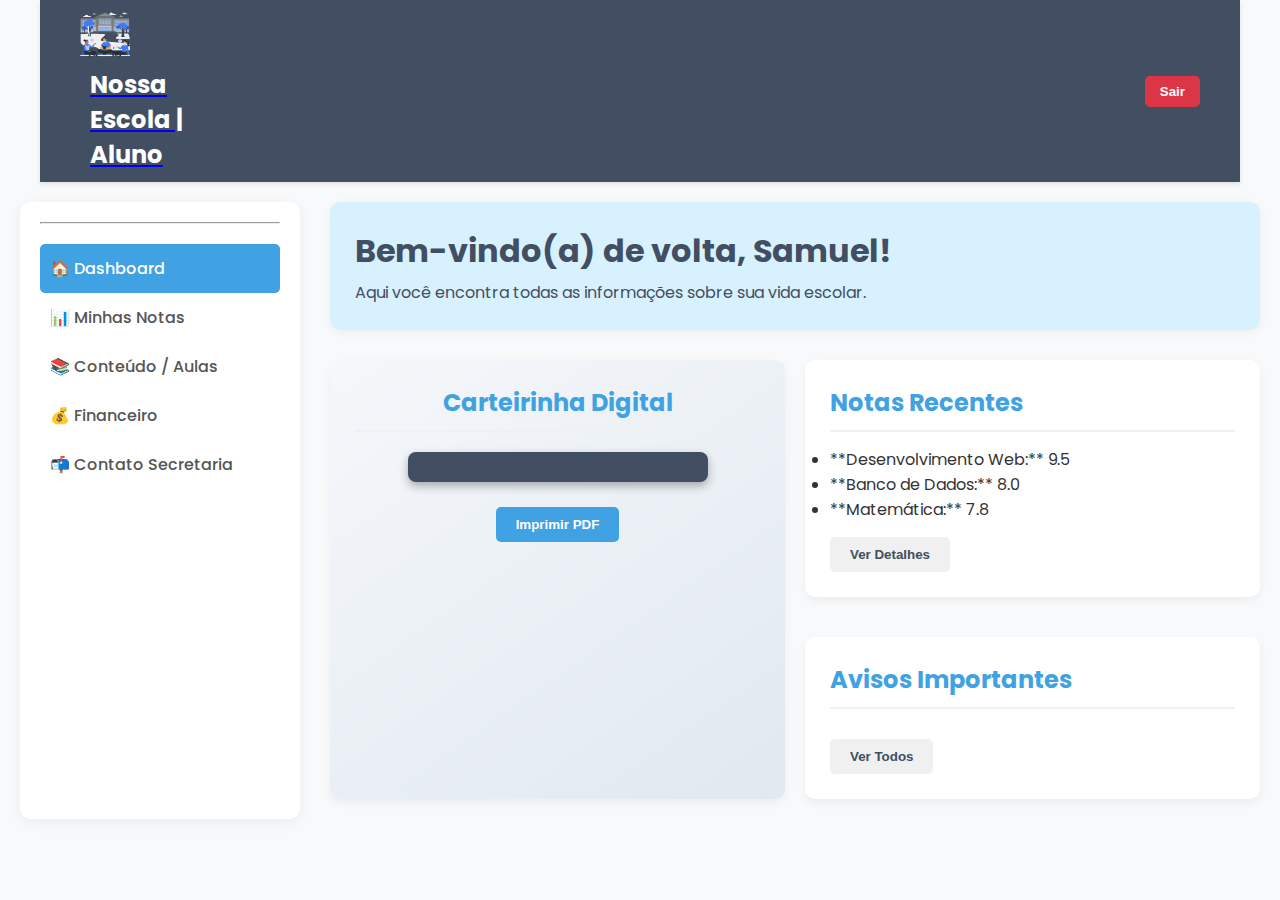
<file: area_do_aluno.html>
<!DOCTYPE html>
<html lang="pt-br">
<head>
    <meta charset="UTF-8">
    <meta name="viewport" content="width=device-width, initial-scale=1.0">
    <title>Área do Aluno | Dashboard</title>
    <link href="https://fonts.googleapis.com/css2?family=Poppins:wght@400;600;700&display=swap" rel="stylesheet">
    <link rel="stylesheet" href="style.css"> 
    <link rel="stylesheet" href="dashboard_style.css"> 
</head>
<body>

    <header class="cabecalho-itens dashboard-header">
        <div class="logo-area">
            <a href="index.html">
                <img class="cabecalho_imagem" src="logo_nossa_escola.png" alt="Logo da Página">
                <h1 class="titulo_site">Nossa Escola | Aluno</h1>
            </a>
        </div>
        <button id="logout-btn" class="btn-logout">Sair</button>
    </header> 

    <div class="dashboard-wrapper">
        
        <aside class="profile-sidebar">
    <hr>
    <nav class="sidebar-nav">
        <a href="#dashboard" class="nav-item nav-link active" data-target="dashboard">🏠 Dashboard</a>
        <a href="#notas" class="nav-item nav-link" data-target="notas">📊 Minhas Notas</a>
        <a href="#aulas" class="nav-item nav-link" data-target="aulas">📚 Conteúdo / Aulas</a>
        <a href="#financeiro" class="nav-item nav-link" data-target="financeiro">💰 Financeiro</a>
        <a href="#secretaria" class="nav-item nav-link" data-target="secretaria">📬 Contato Secretaria</a>
    </nav>
</aside>
     <main class="dashboard-content">
    
    <section id="dashboard" class="content-section active-section">
        <div class="welcome-section">
            <h1>Bem-vindo(a) de volta, Samuel!</h1>
            <p>Aqui você encontra todas as informações sobre sua vida escolar.</p>
        </div>

        <div class="dashboard-grid">
            
            <div class="feature-card carteirinha-card">
                <h2>Carteirinha Digital</h2>
                <div class="student-id-card">
                    </div>
                <button class="action-btn primary-btn">Imprimir PDF</button>
            </div>

            <div class="feature-card notes-card">
                <h2>Notas Recentes</h2>
                <ul>
                    <li>**Desenvolvimento Web:** 9.5</li>
                    <li>**Banco de Dados:** 8.0</li>
                    <li>**Matemática:** 7.8</li>
                </ul>
                <button class="action-btn secondary-btn" data-target="notas">Ver Detalhes</button>
            </div>

            <div class="feature-card notices-card">
                <h2>Avisos Importantes</h2>
                <button class="action-btn secondary-btn">Ver Todos</button>
            </div>
            
        </div>
    </section>

    <section id="notas" class="content-section hidden-section">
        <h1>📊 Minhas Notas Detalhadas</h1>
        <p>Histórico completo das suas avaliações e média por disciplina.</p>
        
        <table class="grades-table">
            <thead>
                <tr>
                    <th>Disciplina</th>
                    <th>Média Final</th>
                    <th>Faltas</th>
                    <th>Status</th>
                </tr>
            </thead>
            <tbody>
                <tr><td>Desenvolvimento Web</td><td>9.5</td><td>2</td><td class="status-aprovado">Aprovado</td></tr>
                <tr><td>Banco de Dados</td><td>8.0</td><td>4</td><td class="status-aprovado">Aprovado</td></tr>
                <tr><td>Lógica de Programação</td><td>6.5</td><td>6</td><td class="status-recuperacao">Recuperação</td></tr>
                <tr><td>Matemática</td><td>7.8</td><td>0</td><td class="status-aprovado">Aprovado</td></tr>
            </tbody>
        </table>
    </section>

    <section id="aulas" class="content-section hidden-section">
        <h1>📚 Conteúdo e Aulas</h1>
        <p>Acesse o material de apoio, slides e gravações das aulas.</p>
        
        <div class="class-materials">
            <div class="material-card">
                <h3>Desenvolvimento Web (Módulo 3)</h3>
                <p>Aula 10: Formulários e Validação JS</p>
                <a href="#" class="download-link">Download Slides</a> | <a href="#" class="download-link">Ver Gravação</a>
            </div>
            <div class="material-card">
                <h3>Banco de Dados (Módulo 2)</h3>
                <p>Revisão: Comandos JOIN e Subqueries</p>
                <a href="#" class="download-link">Download Exercícios</a>
            </div>
        </div>
    </section>

    <section id="financeiro" class="content-section hidden-section">
        <h1>💰 Meu Financeiro</h1>
        <p>Visualize boletos, status de pagamento e negocie mensalidades.</p>

        <div class="finance-status">
            <div class="due-bill">
                <p>Próximo Vencimento: **Mensalidade de Outubro**</p>
                <p class="due-date">Vencimento: 10/11/2025</p>
                <p class="due-value">R$ 550,00</p>
                <button class="action-btn primary-btn">Baixar Boleto</button>
            </div>
            <div class="history">
                <h3>Histórico Recente</h3>
                <ul>
                    <li>Setembro/2025: Pago em 05/09</li>
                    <li>Agosto/2025: Pago em 12/08</li>
                </ul>
            </div>
        </div>
    </section>

    <section id="secretaria" class="content-section hidden-section">
        <h1>📬 Contato Rápido com a Secretaria</h1>
        <p>Use o formulário abaixo para tirar dúvidas sobre documentos, horários ou agendar atendimento.</p>
        
        <form class="contact-form">
            <label for="topic">Assunto:</label>
            <select id="topic" name="topic">
                <option value="documento">Documentos (Declarações/Histórico)</option>
                <option value="horario">Horários de Aula</option>
                <option value="financeiro">Financeiro/Boleto</option>
                <option value="outro">Outro Assunto</option>
            </select>
            
            <label for="message">Mensagem:</label>
            <textarea id="message" name="message" rows="5" required></textarea>
            
            <button type="submit" class="action-btn primary-btn">Enviar Solicitação</button>
        </form>
    </section>

</main>
   <script>
    // Script para alternar entre as abas do dashboard
    document.addEventListener('DOMContentLoaded', () => {
        const navLinks = document.querySelectorAll('.nav-link');
        const contentSections = document.querySelectorAll('.content-section');

        navLinks.forEach(link => {
            link.addEventListener('click', (e) => {
                e.preventDefault();

                const targetId = link.getAttribute('data-target');

                // 1. Alterna a classe 'active' nos links
                navLinks.forEach(nav => nav.classList.remove('active'));
                link.classList.add('active');

                // 2. Alterna a visibilidade das seções
                contentSections.forEach(section => {
                    if (section.id === targetId) {
                        section.classList.remove('hidden-section');
                        section.classList.add('active-section');
                    } else {
                        section.classList.remove('active-section');
                        section.classList.add('hidden-section');
                    }
                });
            });
        });

        // Funcionalidade do botão "Sair" (já existente)
        document.getElementById('logout-btn').addEventListener('click', () => {
            alert('Sessão encerrada com sucesso!');
            window.location.href = 'login.html';
        });
    });
</script>
</body>
</html>
</file>
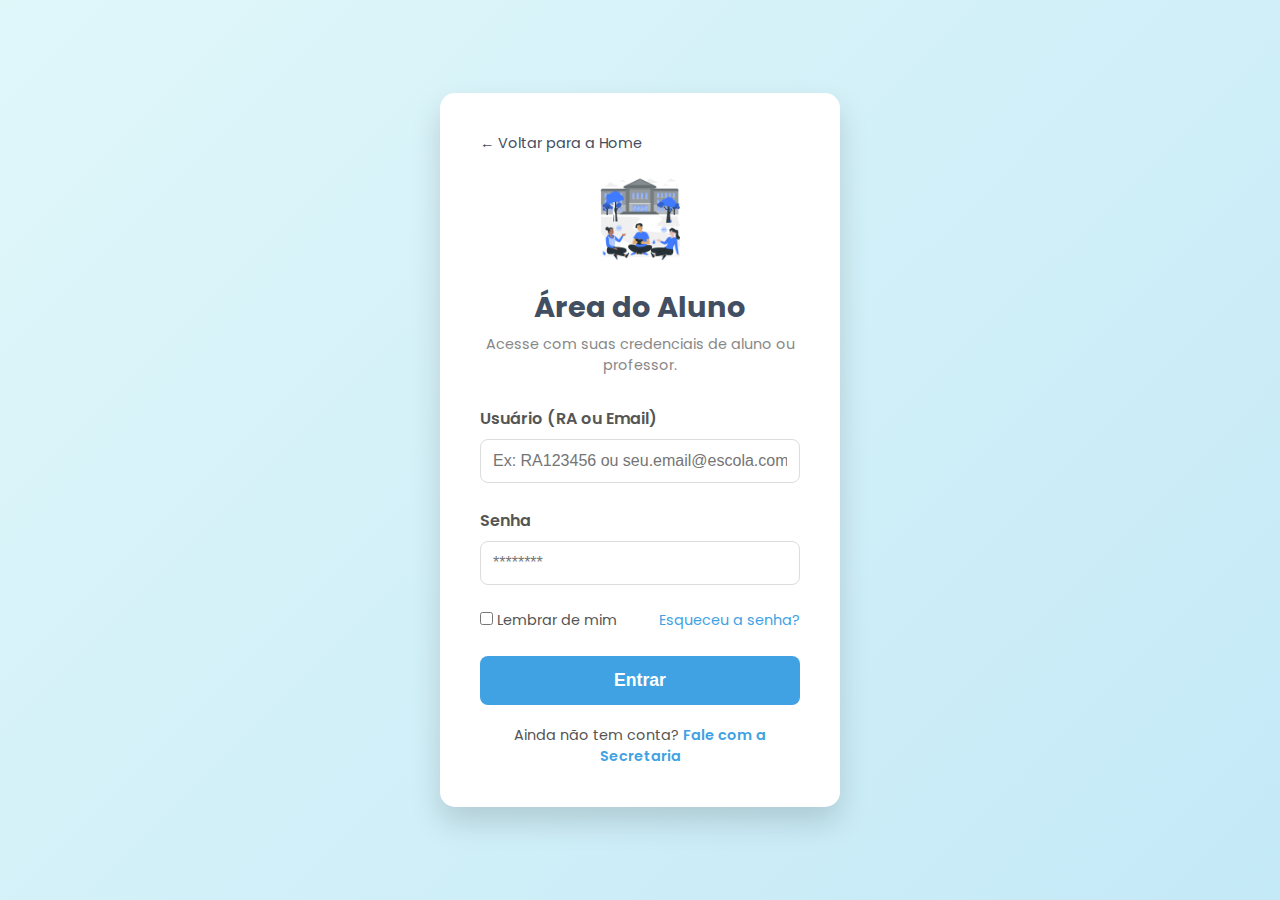
<file: login.html>
<!DOCTYPE html>
<html lang="pt-br">
<head>
    <meta charset="UTF-8">
    <meta name="viewport" content="width=device-width, initial-scale=1.0">
    <title>Login | Nossa Escola</title>
    <link href="https://fonts.googleapis.com/css2?family=Poppins:wght@400;600;700&display=swap" rel="stylesheet">
    <link rel="stylesheet" href="style.css"> 
    <link rel="stylesheet" href="login_style.css"> 
</head>
<body>

    <div class="login-wrapper">
        <div class="login-container">
            <a href="index.html" class="back-link">
                &leftarrow; Voltar para a Home
            </a>
            <img class="login-logo" src="logo_nossa_escola.png" alt="Logo Nossa Escola">
            
            <h2>Área do Aluno</h2>
            <p class="subtitle">Acesse com suas credenciais de aluno ou professor.</p>

            <form id="loginForm" class="login-form">
                <div class="input-group">
                    <label for="username">Usuário (RA ou Email)</label>
                    <input type="text" id="username" name="username" required placeholder="Ex: RA123456 ou seu.email@escola.com">
                </div>
                
                <div class="input-group">
                    <label for="password">Senha</label>
                    <input type="password" id="password" name="password" required placeholder="********">
                </div>
                
                <div class="form-options">
                    <label class="remember-me">
                        <input type="checkbox" id="rememberMe">
                        Lembrar de mim
                    </label>
                    <a href="#" class="forgot-password">Esqueceu a senha?</a>
                </div>

                <button type="submit" class="submit-button">Entrar</button>
            </form>
            
            <p class="register-text">
                Ainda não tem conta? <a href="#">Fale com a Secretaria</a>
            </p>
        </div>
    </div>

    <script src="login.js"></script>
</body>
</html>
</file>
<file: style.css>
* {
    margin: 0;
    padding: 0;
    box-sizing: border-box;
  }
 
  body {
    font-family: "Poppins", sans-serif;
  }
 
  header {
    background-color: #424e61;
    color: white;
    width: 100%;
    padding: 20px;
  }
 
  .cabecalho-itens {
    max-width: 1980px;
    margin: 0 auto;
    display: flex;
    align-items: center;
    justify-content: center;
  }
 
  .cabecalho-imagem {
    width: 6%;
    display: flex;
    justify-content: flex-start;
    align-items: center;
  }
 
  .titulo_site {
    padding: 50px;
    text-align: center;
    width: 50%;
    font-size: 30px;
  }
 
  .sociais {
    display: flex;
    justify-content: flex-end;
    width: 25%;
    padding-right: 30px;
  }
 
  .banner1 {
    display: flex;
    justify-content: center;
  }
 
  .estudante_titulo {
    padding: 50px;
    text-align: center;
  }
 
  .estudante-nome {
    text-align: center;
  }
 
  .estudante-imagem {
    width: 120px;
  }
 
  .estudante-icone {
    width: 38px;
    padding: 4px 8px;
  }
 
  .estudante {
    background-color: #d3dae2;
    padding: 24px 0;
    text-align: center;
  }
 
  .estudante-div {
    text-align: center;
    padding: 24px 0;
  }
 
  .estudantes_todos {
    display: flex;
    justify-content: space-around;
    flex-wrap: wrap;
  }
 
  .escola {
    background-image: linear-gradient(#40A2E3, #297bb3);
    color: white;
    padding: 24px 0;
    text-align: center;
  }
 
  .escola-titulo {
    padding: 50px;
    text-align: center;
  }
 
  .logo_rodape {
    height: 80px;
    padding: 12px 0;
  }
 
  .link {
    color: #ffffff;
    text-decoration: none;
  }
  /* --- Melhorias de Tipografia e Reset --- */
* {
    margin: 0;
    padding: 0;
    box-sizing: border-box;
}

/* Use uma fonte moderna do Google Fonts se puder (ex: 'Poppins') */
body {
    font-family: 'Poppins', sans-serif;
    color: #333; /* Cor de texto padrão mais escura */
    background-color: #f8f9fa; /* Fundo levemente cinza */
}

/* --- HEADER (Cabeçalho) --- */
header {
    background-color: #424e61;
    width: 100%;
    padding: 10px 0; /* Diminui o padding para parecer mais elegante */
    box-shadow: 0 2px 4px rgba(0, 0, 0, 0.1); /* Adiciona uma sombra suave */
    position: sticky; /* Fixa o cabeçalho no topo ao rolar */
    top: 0;
    z-index: 1000;
}

.cabecalho-itens {
    max-width: 1200px; /* Limita a largura para melhor leitura */
    margin: 0 auto;
    display: flex;
    align-items: center;
    justify-content: space-between; /* Espaça os itens */
    padding: 0 20px;
}

.cabecalho_imagem { /* Corrigido de cabecalho-imagem para cabecalho_imagem */
    width: 50px; /* Tamanho da logo */
    height: 50px;
}

.titulo_site {
    /* Remove padding desnecessário */
    padding: 0 20px; 
    font-size: 1.8em;
    color: white;
    flex-grow: 1; /* Permite que o título ocupe o espaço */
    text-align: left;
}

.sociais {
    display: flex;
    align-items: center;
    gap: 10px; /* Espaçamento entre os ícones */
}

.sociais img {
    width: 25px; /* Tamanho dos ícones sociais */
    cursor: pointer;
    transition: transform 0.3s;
}

.sociais img:hover {
    transform: scale(1.1); /* Animação de hover */
}

/* --- CARROSSEL (Banner) --- */
.banner1 {
    display: flex;
    justify-content: center;
    overflow: hidden; /* Esconde as imagens que estão fora do container */
    margin-bottom: 40px;
}

.carrossel-container {
    width: 100%;
    max-width: 1200px; /* Tamanho máximo do carrossel */
    overflow: hidden;
    position: relative;
    border-radius: 10px;
    box-shadow: 0 5px 15px rgba(0, 0, 0, 0.1);
}

.carrossel-slide {
    display: flex;
    /* A largura total é o número de imagens * 100% */
    width: 400%; /* 4 imagens */ 
    animation: slide 15s infinite alternate; /* Animação via CSS */
}

.carrossel-slide img {
    width: 25%; /* Cada imagem ocupa 1/4 da largura */
    height: auto;
    display: block;
    object-fit: cover;
}

@keyframes slide {
    0% { transform: translateX(0); }
    25% { transform: translateX(0); } /* 1 */
    30% { transform: translateX(-25%); } 
    55% { transform: translateX(-25%); } /* 2 */
    60% { transform: translateX(-50%); }
    85% { transform: translateX(-50%); } /* 3 */
    90% { transform: translateX(-75%); }
    100% { transform: translateX(-75%); } /* 4 (loop) */
}


/* --- SEÇÃO ESTUDANTES --- */
.estudante {
    background-color: #fff; /* Fundo branco para contraste */
    padding: 60px 20px;
    text-align: center;
}

.estudante:nth-of-type(2) { /* Estiliza a segunda seção estudante diferente (opcional) */
    background-color: #d3dae2; 
}

.estudante_titulo {
    font-size: 2em;
    color: #424e61;
    margin-bottom: 40px;
}

.estudantes_todos {
    display: flex;
    justify-content: center; /* Centraliza o grupo de cards */
    flex-wrap: wrap;
    gap: 30px; /* Espaçamento entre os cards */
}

.estudante-div {
    background-color: #ffffff;
    padding: 20px;
    border-radius: 10px;
    box-shadow: 0 4px 10px rgba(0, 0, 0, 0.1); /* Sombra mais visível */
    width: 280px; /* Largura fixa para os cards */
    text-align: center;
    transition: transform 0.3s, box-shadow 0.3s;
    /* Adiciona a classe de animação para o scroll-reveal */
    opacity: 0;
    transform: translateY(20px);
}

.estudante-div:hover {
    transform: translateY(-8px); /* Efeito de flutuação */
    box-shadow: 0 10px 20px rgba(0, 0, 0, 0.15);
}

.estudante-div.is-visible {
    opacity: 1;
    transform: translateY(0);
}

.estudante-imagem {
    width: 150px; 
    height: 150px;
    border-radius: 50%; 
    object-fit: cover;
    margin-bottom: 15px;
    border: 3px solid #40A2E3;
    object-position: 50% 10%; 
}
.estudante-nome {
    font-size: 1.2em;
    margin-bottom: 10px;
    color: #424e61;
    font-weight: 600;
}

.estudante-icone {
    width: 25px; /* Diminui um pouco os ícones para ficarem mais elegantes */
    padding: 0 5px;
    transition: opacity 0.3s;
}

.estudante-icone:hover {
    opacity: 0.7;
}

/* --- RODAPÉ --- */
.escola {
    background-image: linear-gradient(to right, #297bb3, #40A2E3);
    color: white;
    padding: 30px 20px;
    text-align: center;
}

.escola-título { /* Correção na escrita do título (título com 'i' agudo) */
    font-size: 1.5em;
    margin-bottom: 15px;
}

.link {
    font-weight: bold;
    text-decoration: underline;
}

/* Regras que você já tinha (ajustadas para o novo design) */
.fade-in-on-scroll { /* Mantido para compatibilidade com o JS */
    opacity: 0;
    transform: translateY(20px);
    transition: opacity 0.8s ease-out, transform 0.8s ease-out; 
}

.fade-in-on-scroll.is-visible {
    opacity: 1;
    transform: translateY(0);
}
</file>
<file: dashboard_style.css>
/* --- ESTILOS GERAIS DO DASHBOARD --- */

.dashboard-header {
    /* Garante que o cabeçalho do dashboard tenha cores diferentes ou o mesmo estilo, mas com foco no logo/sair */
    background-color: #424e61;
    display: flex;
    justify-content: space-between;
    align-items: center;
    padding: 10px 40px;
    box-shadow: 0 2px 5px rgba(0, 0, 0, 0.1);
}

.logo-area {
    display: flex;
    align-items: center;
}

.dashboard-header .titulo_site {
    font-size: 1.5em;
    padding: 0 10px;
}

.btn-logout {
    background-color: #dc3545; /* Cor vermelha para sair */
    color: white;
    border: none;
    padding: 8px 15px;
    border-radius: 5px;
    cursor: pointer;
    font-weight: 600;
    transition: background-color 0.3s;
}

.btn-logout:hover {
    background-color: #c82333;
}

/* --- WRAPPER E LAYOUT PRINCIPAL (Flexbox) --- */

.dashboard-wrapper {
    display: flex;
    max-width: 1400px;
    margin: 20px auto;
    padding: 0 20px;
}

/* --- SIDEBAR (Perfil) --- */

.profile-sidebar {
    width: 280px;
    background-color: #fff;
    padding: 20px;
    border-radius: 10px;
    box-shadow: 0 4px 15px rgba(0, 0, 0, 0.05);
    margin-right: 30px;
    text-align: center;
}

.profile-avatar {
    width: 120px;
    height: 120px;
    border-radius: 50%;
    object-fit: cover;
    margin-bottom: 15px;
    border: 4px solid #40A2E3;
}

.profile-sidebar h3 {
    color: #424e61;
    margin-bottom: 5px;
}

.ra-info {
    color: #888;
    font-size: 0.9em;
    margin-bottom: 20px;
}

.sidebar-nav {
    display: flex;
    flex-direction: column;
    text-align: left;
    margin-top: 20px;
}

.nav-item {
    padding: 12px 10px;
    text-decoration: none;
    color: #555;
    font-weight: 500;
    border-radius: 5px;
    transition: background-color 0.2s, color 0.2s;
}

.nav-item:hover {
    background-color: #f0f4f7;
    color: #40A2E3;
}

.nav-item.active {
    background-color: #40A2E3;
    color: white;
}

/* --- CONTEÚDO PRINCIPAL (Cards) --- */

.dashboard-content {
    flex-grow: 1;
}

.welcome-section {
    background-color: #d8f1ff; /* Um azul bem claro */
    color: #424e61;
    padding: 25px;
    border-radius: 10px;
    margin-bottom: 30px;
    box-shadow: 0 2px 10px rgba(0, 0, 0, 0.05);
}

.welcome-section h1 {
    font-size: 2em;
    margin-bottom: 5px;
}

/* Layout dos Cards */
.feature-card {
    background-color: #fff;
    padding: 25px;
    border-radius: 10px;
    box-shadow: 0 4px 10px rgba(0, 0, 0, 0.05);
    margin-bottom: 20px;
    transition: transform 0.3s;
}

.feature-card:hover {
    transform: translateY(-3px);
}

.feature-card h2 {
    color: #40A2E3;
    margin-bottom: 15px;
    border-bottom: 2px solid #f0f0f0;
    padding-bottom: 10px;
}

/* --- CARTEIRINHA DIGITAL --- */
.carteirinha-card {
    background: linear-gradient(145deg, #f5f7fa, #e0e9f0);
}

.student-id-card {
    width: 300px;
    margin: 20px auto 25px;
    padding: 15px;
    background-color: #424e61;
    color: white;
    border-radius: 8px;
    box-shadow: 0 4px 10px rgba(0, 0, 0, 0.3);
    text-align: center;
}

.card-logo {
    width: 50px;
    filter: brightness(0) invert(1); /* Deixa a logo branca para contraste */
    margin-bottom: 10px;
}

.card-title {
    font-size: 0.8em;
    letter-spacing: 2px;
    margin-bottom: 10px;
}

.card-name {
    font-size: 1.4em;
    font-weight: 700;
    margin-bottom: 5px;
    color: #ffe67c; /* Destaque amarelo */
}

.card-ra {
    font-size: 1em;
    margin-bottom: 15px;
}

.card-validity {
    font-size: 0.8em;
    opacity: 0.8;
}

/* --- Botões de Ação --- */

.action-btn {
    padding: 10px 20px;
    border: none;
    border-radius: 5px;
    cursor: pointer;
    font-weight: 600;
    transition: background-color 0.3s;
}

.primary-btn {
    background-color: #40A2E3;
    color: white;
}

.primary-btn:hover {
    background-color: #297bb3;
}

.secondary-btn {
    background-color: #f0f0f0;
    color: #424e61;
    margin-top: 15px;
}

.secondary-btn:hover {
    background-color: #e0e0e0;
}
/* --- VISIBILIDADE DAS SEÇÕES --- */
.hidden-section {
    display: none;
    opacity: 0;
    /* Adiciona um efeito de fade-in sutil ao aparecer */
    transition: opacity 0.5s ease-in-out; 
}

.active-section {
    display: block;
    opacity: 1;
}

/* --- LAYOUT DO DASHBOARD (Grid para a Home) --- */
.dashboard-grid {
    display: grid;
    grid-template-columns: 1fr 1fr; /* Duas colunas */
    gap: 20px;
}

/* Garante que o card da Carteirinha ocupe duas linhas para destaque */
.carteirinha-card {
    grid-row: span 2;
    text-align: center;
}

/* --- ESTILO PARA NOTAS (Tabela) --- */
.grades-table {
    width: 100%;
    border-collapse: collapse;
    margin-top: 20px;
    background-color: #fff;
    box-shadow: 0 4px 8px rgba(0, 0, 0, 0.05);
    border-radius: 8px;
    overflow: hidden; /* Para garantir o border-radius no thead/tbody */
}

.grades-table th, .grades-table td {
    padding: 15px;
    text-align: left;
    border-bottom: 1px solid #f0f0f0;
}

.grades-table th {
    background-color: #424e61;
    color: white;
    font-weight: 600;
}

.grades-table tr:nth-child(even) {
    background-color: #f9f9f9;
}

.status-aprovado {
    color: #28a745; /* Verde */
    font-weight: 600;
}

.status-recuperacao {
    color: #ffc107; /* Amarelo */
    font-weight: 600;
}

/* --- ESTILO PARA AULAS/CONTEÚDO --- */
.class-materials {
    display: flex;
    flex-wrap: wrap;
    gap: 20px;
    margin-top: 20px;
}

.material-card {
    background-color: #f7f9fc;
    border: 1px solid #e0e7ee;
    padding: 20px;
    border-radius: 8px;
    width: calc(50% - 10px); /* 2 cards por linha */
    box-shadow: 0 2px 5px rgba(0, 0, 0, 0.03);
}

.download-link {
    color: #40A2E3;
    text-decoration: none;
    margin-right: 15px;
    font-size: 0.9em;
}

/* --- ESTILO PARA FINANCEIRO --- */
.finance-status {
    display: flex;
    gap: 30px;
    margin-top: 20px;
    align-items: flex-start;
}

.due-bill {
    padding: 25px;
    border-radius: 8px;
    background-color: #fff3cd; /* Fundo amarelo suave para aviso */
    border: 1px solid #ffc107;
    flex: 1;
}

.due-date {
    font-size: 0.9em;
    color: #856404;
    margin: 5px 0;
}

.due-value {
    font-size: 1.8em;
    font-weight: 700;
    color: #856404;
    margin-bottom: 15px;
}

.history {
    flex: 2;
    background-color: #fff;
    padding: 20px;
    border-radius: 8px;
}

/* --- ESTILO PARA SECRETARIA (Formulário) --- */
.contact-form label {
    display: block;
    margin: 15px 0 5px;
    font-weight: 600;
    color: #424e61;
}

.contact-form select, .contact-form textarea {
    width: 100%;
    padding: 10px;
    margin-bottom: 15px;
    border: 1px solid #ddd;
    border-radius: 5px;
    box-sizing: border-box;
    font-family: inherit;
    font-size: 1em;
}

.contact-form textarea {
    resize: vertical;
}
</file>
<file: login_style.css>
/* --- LOGIN PAGE STYLES --- */

.login-wrapper {
    /* Fundo degradê suave, melhor do que um fundo branco chapado */
    background: linear-gradient(135deg, #e0f7fa 0%, #c4e9f7 100%);
    display: flex;
    justify-content: center;
    align-items: center;
    min-height: 100vh;
    padding: 20px;
    margin: 0;
}

.login-container {
    background-color: #ffffff;
    padding: 40px;
    border-radius: 15px;
    box-shadow: 0 15px 30px rgba(0, 0, 0, 0.15); /* Sombra mais profunda */
    width: 100%;
    max-width: 400px;
    text-align: center;
    /* Animação sutil de entrada */
    animation: fadeInScale 0.7s ease-out;
}

@keyframes fadeInScale {
    from { opacity: 0; transform: scale(0.95); }
    to { opacity: 1; transform: scale(1); }
}

.back-link {
    display: block;
    text-align: left;
    margin-bottom: 20px;
    color: #424e61;
    text-decoration: none;
    font-size: 0.9em;
    transition: color 0.3s;
}

.back-link:hover {
    color: #40A2E3;
}

.login-logo {
    width: 80px;
    margin-bottom: 15px;
}

h2 {
    color: #424e61;
    margin-bottom: 5px;
    font-size: 1.8em;
}

.subtitle {
    color: #888;
    margin-bottom: 30px;
    font-size: 0.9em;
}

.input-group {
    margin-bottom: 25px;
    text-align: left;
}

.input-group label {
    display: block;
    margin-bottom: 8px;
    color: #555;
    font-weight: 600;
}

.input-group input {
    width: 100%;
    padding: 12px;
    border: 1px solid #ddd;
    border-radius: 8px;
    box-sizing: border-box;
    font-size: 1em;
    transition: border-color 0.3s, box-shadow 0.3s;
}

.input-group input:focus {
    border-color: #40A2E3;
    box-shadow: 0 0 8px rgba(64, 162, 227, 0.3);
    outline: none;
}

.form-options {
    display: flex;
    justify-content: space-between;
    align-items: center;
    margin-bottom: 25px;
    font-size: 0.9em;
}

.forgot-password {
    color: #40A2E3;
    text-decoration: none;
    transition: text-decoration 0.3s;
}

.forgot-password:hover {
    text-decoration: underline;
}

.remember-me {
    color: #555;
    cursor: pointer;
}

.submit-button {
    width: 100%;
    padding: 14px;
    background-color: #40A2E3; /* Cor primária */
    color: white;
    border: none;
    border-radius: 8px;
    cursor: pointer;
    font-size: 1.1em;
    font-weight: 700;
    transition: background-color 0.3s, transform 0.1s;
    margin-bottom: 20px;
}

.submit-button:hover:not(:disabled) {
    background-color: #297bb3;
    transform: translateY(-2px); 
}

.submit-button:disabled {
    background-color: #ccc;
    cursor: not-allowed;
}

.register-text {
    font-size: 0.9em;
    color: #555;
}

.register-text a {
    color: #40A2E3;
    text-decoration: none;
    font-weight: 600;
}
</file>
